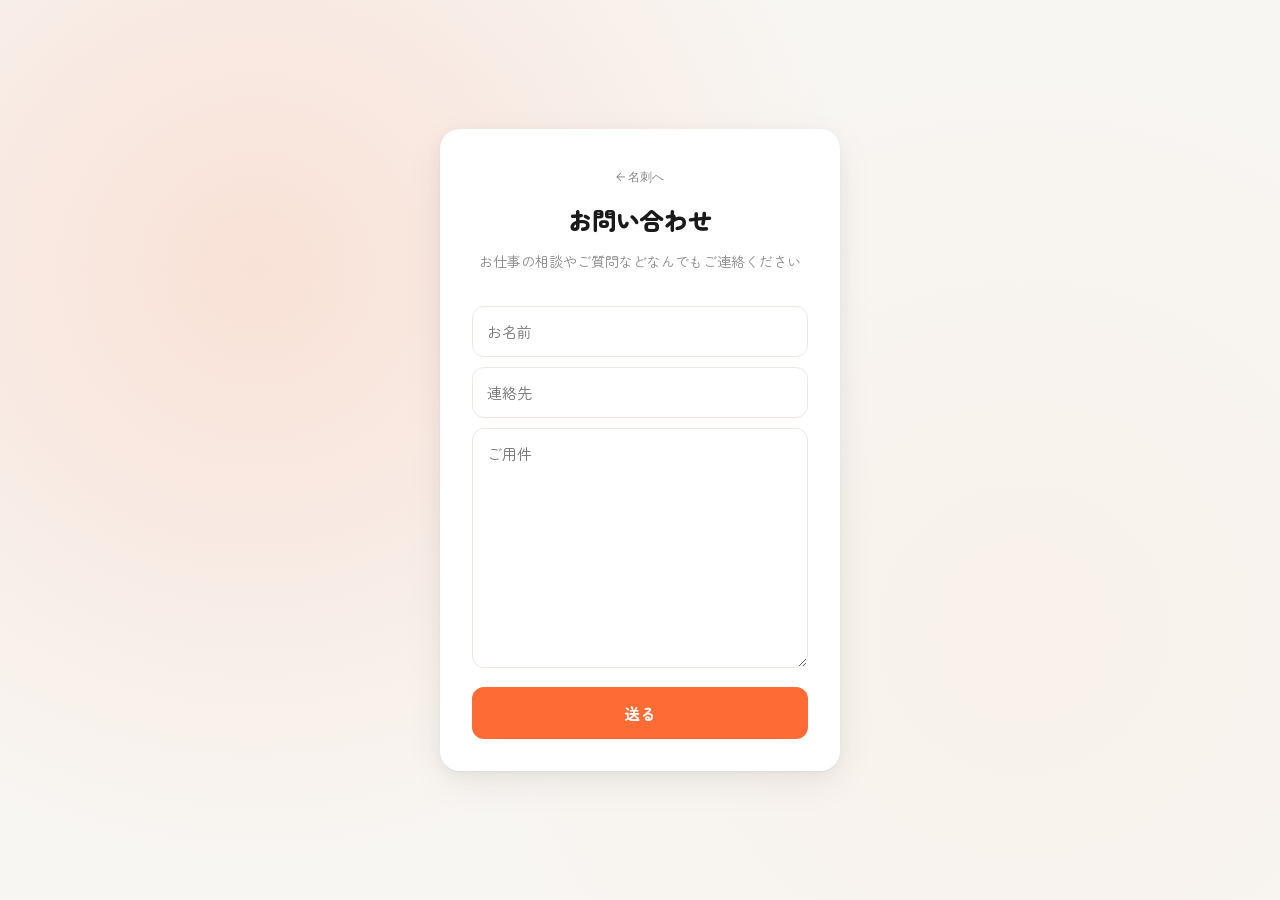
<file: public/contact/index.html>
<!DOCTYPE html>
<html lang="ja">
<head>
  <meta charset="UTF-8">
  <meta name="viewport" content="width=device-width, initial-scale=1.0">
  <title>お問い合わせ — お寿司</title>
  <meta name="description" content="お仕事の相談やご質問などなんでもご連絡ください。お寿司（@osushi_cr）">
  <link rel="canonical" href="https://osushi-cr.dev/contact/">
  <link rel="icon" href="data:image/svg+xml,<svg xmlns='http://www.w3.org/2000/svg' viewBox='0 0 100 100'><text y='.9em' font-size='90'>🍣</text></svg>">
  <link rel="preconnect" href="https://fonts.googleapis.com">
  <link rel="preconnect" href="https://fonts.gstatic.com" crossorigin>
  <link href="https://fonts.googleapis.com/css2?family=Zen+Maru+Gothic:wght@400;700;900&family=DM+Sans:wght@400;500;700&display=swap" rel="stylesheet">
  <style>
    *,*::before,*::after{margin:0;padding:0;box-sizing:border-box}

    :root {
      --orange: #ff6b35;
      --orange-glow: rgba(255, 107, 53, 0.15);
      --bg: #f8f6f3;
      --card-bg: #ffffff;
      --text: #1a1a1a;
      --text-sub: #888;
      --radius: 20px;
    }

    html { height: 100%; }

    body {
      min-height: 100%;
      display: flex;
      align-items: center;
      justify-content: center;
      background: var(--bg);
      background-image:
        radial-gradient(circle at 20% 30%, var(--orange-glow) 0%, transparent 50%),
        radial-gradient(circle at 80% 70%, rgba(255, 180, 130, 0.08) 0%, transparent 50%);
      font-family: 'DM Sans', sans-serif;
      color: var(--text);
      padding: 24px;
    }

    .card {
      background: var(--card-bg);
      border-radius: var(--radius);
      padding: 36px 32px 32px;
      max-width: 400px;
      width: 100%;
      text-align: center;
      box-shadow:
        0 1px 2px rgba(0,0,0,0.04),
        0 4px 16px rgba(0,0,0,0.04),
        0 12px 40px rgba(0,0,0,0.06);
    }

    .back {
      display: inline-block;
      font-size: 12px;
      color: var(--text-sub);
      text-decoration: none;
      margin-bottom: 16px;
    }

    .back:hover { color: var(--orange); }

    .title {
      font-family: 'Zen Maru Gothic', sans-serif;
      font-weight: 900;
      font-size: 24px;
      color: var(--text);
    }

    .lead {
      margin-top: 12px;
      font-family: 'Zen Maru Gothic', sans-serif;
      font-size: 14px;
      line-height: 1.8;
      color: var(--text-sub);
    }

    .hello {
      margin-top: 22px;
      text-align: left;
    }

    .hello input,
    .hello textarea {
      width: 100%;
      border: 1.5px solid #efe8e1;
      border-radius: 12px;
      background: #fff;
      color: var(--text);
      font-family: 'Zen Maru Gothic', sans-serif;
      font-size: 15px;
      padding: 14px 14px;
      margin-top: 10px;
      outline: none;
      resize: vertical;
    }

    .hello input:focus,
    .hello textarea:focus {
      border-color: var(--orange);
    }

    .hello textarea { min-height: 240px; }

    .hello-hp {
      position: absolute;
      left: -9999px;
      width: 1px;
      height: 1px;
    }

    .hello button {
      width: 100%;
      margin-top: 14px;
      border: 0;
      border-radius: 12px;
      background: var(--orange);
      color: #fff;
      font-family: 'Zen Maru Gothic', sans-serif;
      font-size: 16px;
      font-weight: 700;
      padding: 14px 16px;
      cursor: pointer;
    }

    .hello button:hover { background: #d45224; }
    .hello button:disabled { opacity: .6; cursor: wait; }

    .hello-status {
      margin-top: 10px;
      text-align: center;
      font-size: 13px;
      color: var(--text-sub);
    }

    @media (max-width: 420px) {
      .card { padding: 32px 22px 28px; }
      .hello textarea { min-height: 220px; }
    }
  </style>
</head>
<body>
  <div class="card">
    <a class="back" href="/">← 名刺へ</a>
    <h1 class="title">お問い合わせ</h1>
    <p class="lead">お仕事の相談やご質問などなんでもご連絡ください</p>
    <form class="hello" id="hello" action="/inquiry" method="post">
      <label class="hello-hp" for="hello-name">お名前</label>
      <input id="hello-name" name="name" maxlength="80" autocomplete="name" placeholder="お名前">
      <label class="hello-hp" for="hello-contact">連絡先</label>
      <input id="hello-contact" name="contact" maxlength="200" autocomplete="email" placeholder="連絡先">
      <label class="hello-hp" for="hello-message">ご用件</label>
      <textarea id="hello-message" name="message" required maxlength="4000" placeholder="ご用件"></textarea>
      <input class="hello-hp" name="website" tabindex="-1" autocomplete="off">
      <button type="submit">送る</button>
      <p class="hello-status" id="hello-status" hidden></p>
    </form>
  </div>

  <script>
    const hello = document.getElementById('hello');
    const status = document.getElementById('hello-status');
    hello.addEventListener('submit', async (event) => {
      event.preventDefault();
      const button = hello.querySelector('button');
      button.disabled = true;
      status.hidden = false;
      status.textContent = '送ってる…';
      try {
        const response = await fetch('/inquiry', {
          method: 'POST',
          headers: { 'Content-Type': 'application/json', Accept: 'application/json' },
          body: JSON.stringify(Object.fromEntries(new FormData(hello))),
        });
        const body = await response.json().catch(() => ({ ok: false }));
        if (response.ok && body.ok) {
          hello.reset();
          status.textContent = '届きました。ありがとうございます。';
        } else {
          status.textContent = '送れなかったみたい。XのDMでも大丈夫です。';
        }
      } catch {
        status.textContent = '送れなかったみたい。XのDMでも大丈夫です。';
      }
      button.disabled = false;
    });
  </script>
</body>
</html>
</file>
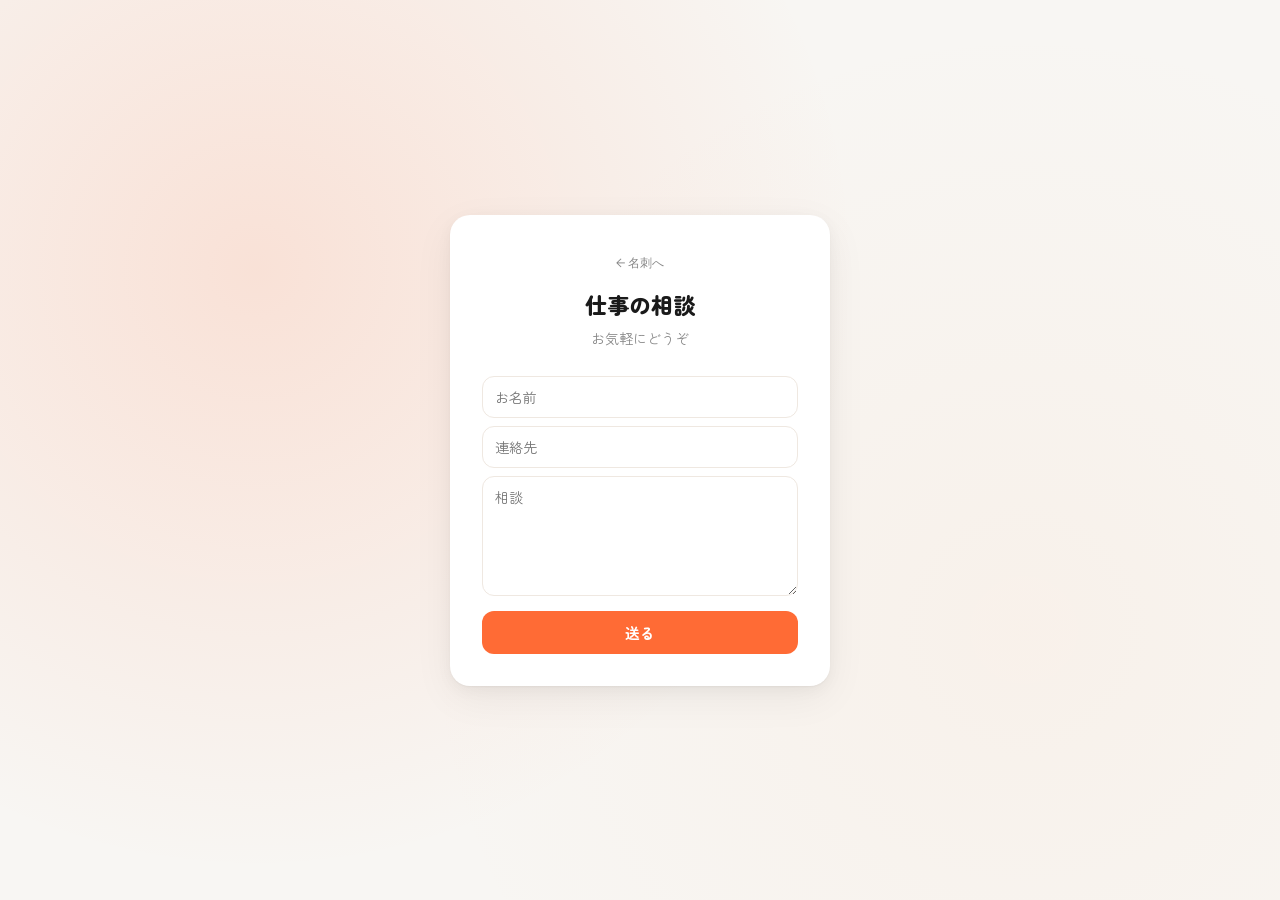
<file: public/hello/index.html>
<!DOCTYPE html>
<html lang="ja">
<head>
  <meta charset="UTF-8">
  <meta name="viewport" content="width=device-width, initial-scale=1.0">
  <title>仕事の相談 — お寿司</title>
  <meta name="description" content="仕事の相談、お気軽にどうぞ。お寿司（@osushi_cr）">
  <link rel="canonical" href="https://osushi-cr.dev/hello/">
  <link rel="icon" href="data:image/svg+xml,<svg xmlns='http://www.w3.org/2000/svg' viewBox='0 0 100 100'><text y='.9em' font-size='90'>🍣</text></svg>">
  <link rel="preconnect" href="https://fonts.googleapis.com">
  <link rel="preconnect" href="https://fonts.gstatic.com" crossorigin>
  <link href="https://fonts.googleapis.com/css2?family=Zen+Maru+Gothic:wght@400;700;900&family=DM+Sans:wght@400;500;700&display=swap" rel="stylesheet">
  <style>
    *,*::before,*::after{margin:0;padding:0;box-sizing:border-box}

    :root {
      --orange: #ff6b35;
      --orange-glow: rgba(255, 107, 53, 0.15);
      --bg: #f8f6f3;
      --card-bg: #ffffff;
      --text: #1a1a1a;
      --text-sub: #888;
      --radius: 20px;
    }

    html { height: 100%; }

    body {
      min-height: 100%;
      display: flex;
      align-items: center;
      justify-content: center;
      background: var(--bg);
      background-image:
        radial-gradient(circle at 20% 30%, var(--orange-glow) 0%, transparent 50%),
        radial-gradient(circle at 80% 70%, rgba(255, 180, 130, 0.08) 0%, transparent 50%);
      font-family: 'DM Sans', sans-serif;
      color: var(--text);
      padding: 24px;
    }

    .card {
      background: var(--card-bg);
      border-radius: var(--radius);
      padding: 36px 32px 32px;
      max-width: 380px;
      width: 100%;
      text-align: center;
      box-shadow:
        0 1px 2px rgba(0,0,0,0.04),
        0 4px 16px rgba(0,0,0,0.04),
        0 12px 40px rgba(0,0,0,0.06);
    }

    .back {
      display: inline-block;
      font-size: 12px;
      color: var(--text-sub);
      text-decoration: none;
      margin-bottom: 16px;
    }

    .back:hover { color: var(--orange); }

    .title {
      font-family: 'Zen Maru Gothic', sans-serif;
      font-weight: 900;
      font-size: 22px;
      color: var(--text);
    }

    .lead {
      margin-top: 8px;
      font-family: 'Zen Maru Gothic', sans-serif;
      font-size: 14px;
      color: var(--text-sub);
    }

    .hello {
      margin-top: 20px;
      text-align: left;
    }

    .hello input,
    .hello textarea {
      width: 100%;
      border: 1.5px solid #efe8e1;
      border-radius: 12px;
      background: #fff;
      color: var(--text);
      font-family: 'Zen Maru Gothic', sans-serif;
      font-size: 14px;
      padding: 10px 12px;
      margin-top: 8px;
      outline: none;
      resize: vertical;
    }

    .hello input:focus,
    .hello textarea:focus {
      border-color: var(--orange);
    }

    .hello textarea { min-height: 120px; }

    .hello-hp {
      position: absolute;
      left: -9999px;
      width: 1px;
      height: 1px;
    }

    .hello button {
      width: 100%;
      margin-top: 10px;
      border: 0;
      border-radius: 12px;
      background: var(--orange);
      color: #fff;
      font-family: 'Zen Maru Gothic', sans-serif;
      font-size: 15px;
      font-weight: 700;
      padding: 11px 14px;
      cursor: pointer;
    }

    .hello button:hover { background: #d45224; }
    .hello button:disabled { opacity: .6; cursor: wait; }

    .hello-status {
      margin-top: 8px;
      text-align: center;
      font-size: 13px;
      color: var(--text-sub);
    }

    @media (max-width: 420px) {
      .card { padding: 32px 24px 28px; }
    }
  </style>
</head>
<body>
  <div class="card">
    <a class="back" href="/">← 名刺へ</a>
    <h1 class="title">仕事の相談</h1>
    <p class="lead">お気軽にどうぞ</p>
    <form class="hello" id="hello" action="/inquiry" method="post">
      <label class="hello-hp" for="hello-name">お名前</label>
      <input id="hello-name" name="name" maxlength="80" autocomplete="name" placeholder="お名前">
      <label class="hello-hp" for="hello-contact">連絡先</label>
      <input id="hello-contact" name="contact" maxlength="200" autocomplete="email" placeholder="連絡先">
      <label class="hello-hp" for="hello-message">相談</label>
      <textarea id="hello-message" name="message" required maxlength="4000" placeholder="相談"></textarea>
      <input class="hello-hp" name="website" tabindex="-1" autocomplete="off">
      <button type="submit">送る</button>
      <p class="hello-status" id="hello-status" hidden></p>
    </form>
  </div>

  <script>
    const hello = document.getElementById('hello');
    const status = document.getElementById('hello-status');
    hello.addEventListener('submit', async (event) => {
      event.preventDefault();
      const button = hello.querySelector('button');
      button.disabled = true;
      status.hidden = false;
      status.textContent = '送ってる…';
      try {
        const response = await fetch('/inquiry', {
          method: 'POST',
          headers: { 'Content-Type': 'application/json', Accept: 'application/json' },
          body: JSON.stringify(Object.fromEntries(new FormData(hello))),
        });
        const body = await response.json().catch(() => ({ ok: false }));
        if (response.ok && body.ok) {
          hello.reset();
          status.textContent = '届きました。ありがとうございます。';
        } else {
          status.textContent = '送れなかったみたい。XのDMでも大丈夫です。';
        }
      } catch {
        status.textContent = '送れなかったみたい。XのDMでも大丈夫です。';
      }
      button.disabled = false;
    });
  </script>
</body>
</html>
</file>
